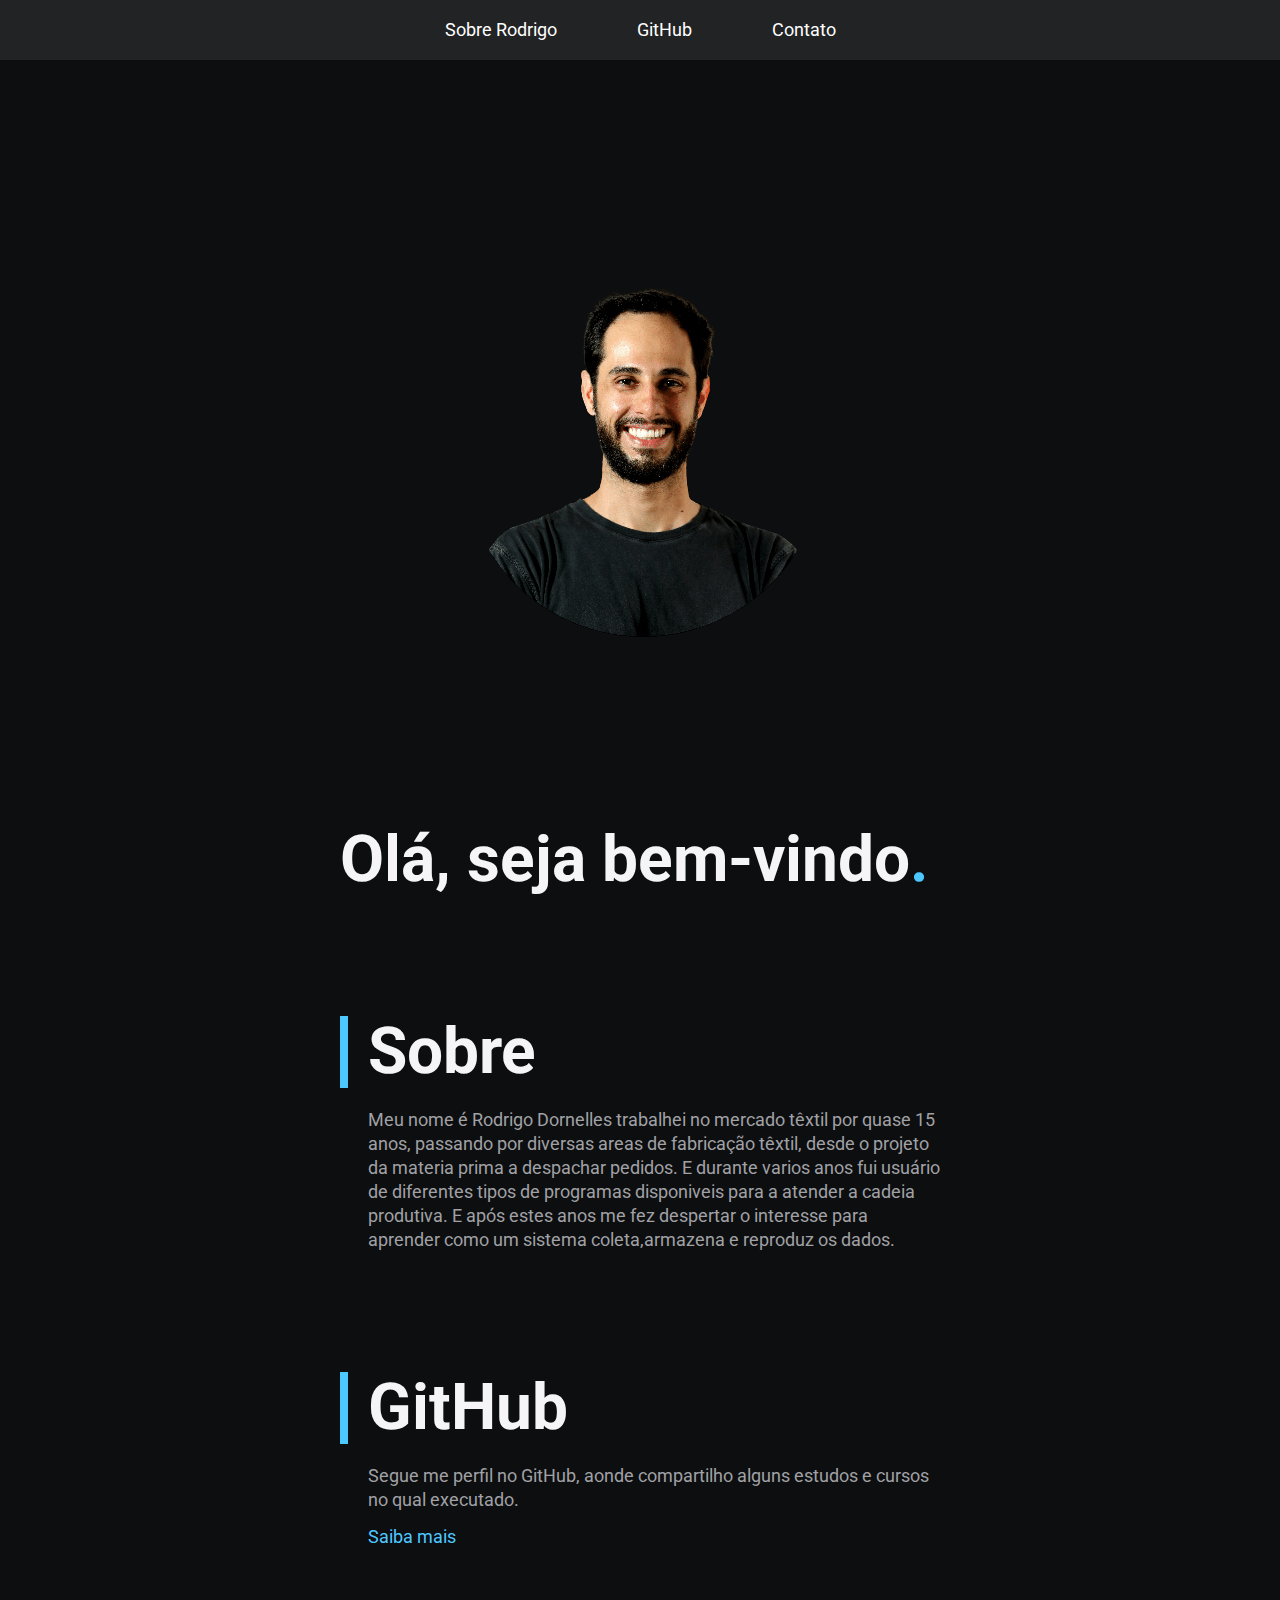
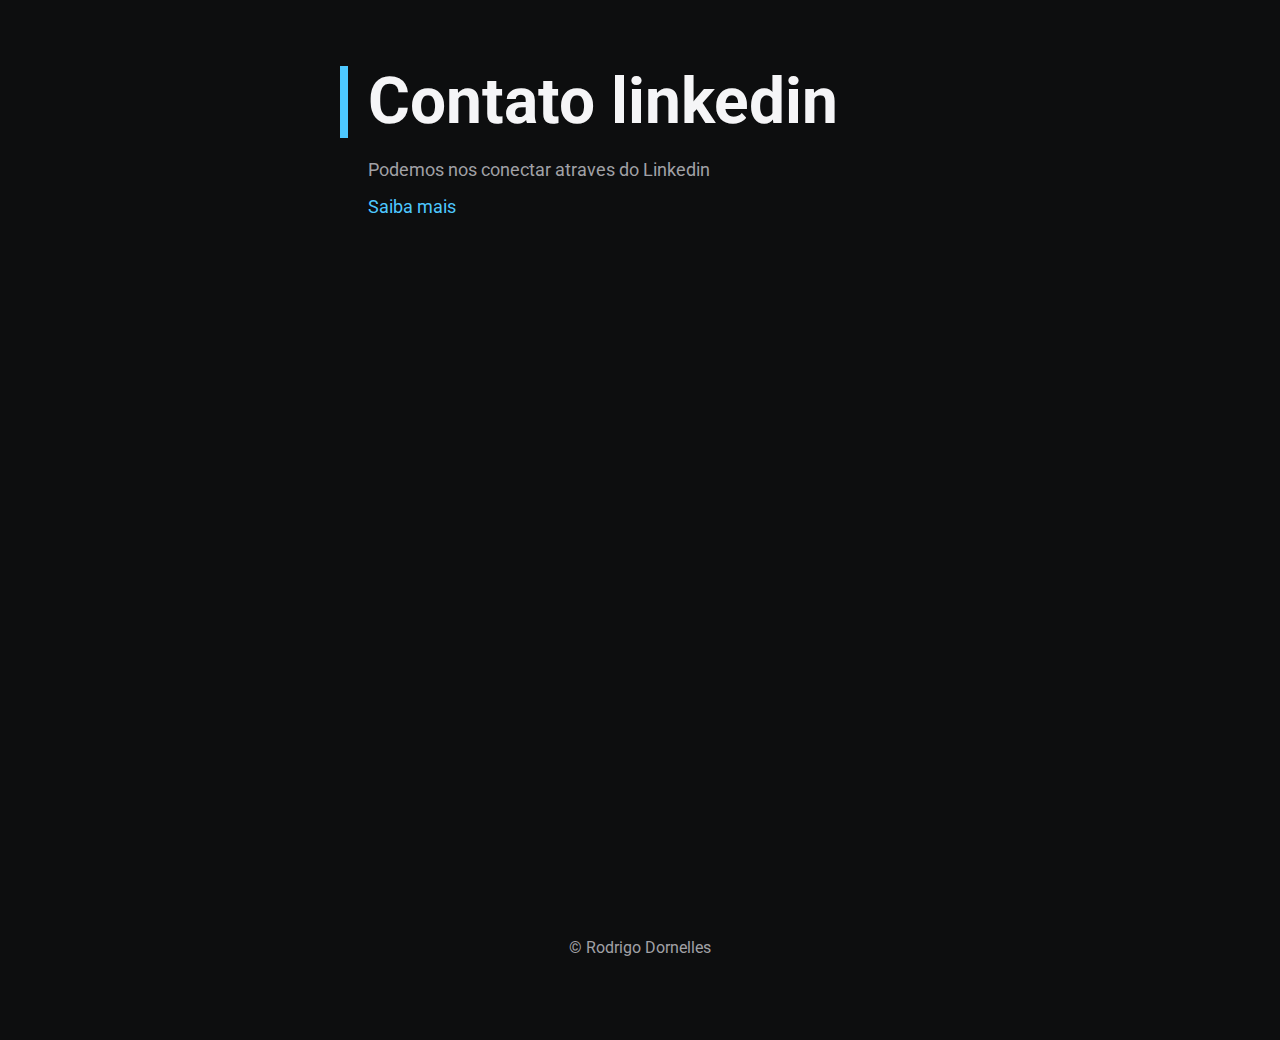
<file: index.html>
<!DOCTYPE html>
<html lang="pt-br">

<head>
    <meta charset="UTF-8" />
    <meta http-equiv="X-UA-Compatible" content="IE=edge" />
    <meta name="viewport" content="width=device-width, initial-scale=1.0" />
    <title>Rodrigo Dornelles</title>
    <link rel="preconnect" href="https://fonts.gstatic.com" />
    <link href="https://fonts.googleapis.com/css2?family=Roboto:wght@400;700&display=swap" rel="stylesheet" />
    <link rel="stylesheet" href="style.css" />
</head>

<body>
    <header>
        <nav class="menu">
            <ul>
                <li><a href="#sobre">Sobre Rodrigo</a></li>
                <li><a href="#GitHub">GitHub</a></li>
                <li><a href="#contato Linkedin">Contato</a></li>
            </ul>
        </nav>
    </header>
    <div class="content">
        <img src="imagens/FotoRodrigo-1-removebg-preview.png" alt="Foto Rodrigo" />
        <h1 class="title">Olá, seja bem-vindo<span>.</span></h1>
        <section id="sobre">
            <h1 class="title">Sobre</h1>
            <p>
                Meu nome é Rodrigo Dornelles trabalhei no mercado têxtil por quase 15 anos, passando por diversas areas
                de fabricação têxtil, desde o projeto da materia prima a despachar pedidos.
                E durante varios anos fui usuário de diferentes tipos de programas disponiveis para a atender a cadeia
                produtiva. E após estes anos me fez despertar o interesse para aprender como um sistema coleta,armazena
                e reproduz os dados.
            </p>    
        </section>
        <section id="GitHub">
            <h1 class="title">GitHub</h1>
            <p>
                Segue me perfil no GitHub, aonde compartilho alguns estudos e cursos no qual executado.
            </p>
            <a href="https://github.com/RodDornelles" class="link" target="_blank" rel="noopener noreferrer">Saiba
                mais</a>
        </section>
        <section id="contato">
            <h1 class="title">Contato linkedin</h1>
            <p>
                Podemos nos conectar atraves do Linkedin
            </p>
            <a href="https://www.linkedin.com/in/rodrigo-dornelles-131049134/" class="link" target="_blank" rel="noopener noreferrer">Saiba
                mais</a>
        </section>
        <small>&copy; Rodrigo Dornelles</small>
    </div>
    <script src="app.js"></script>
</body>

</html>
</file>
<file: style.css>
* {
    margin: 0;
    padding: 0;
    box-sizing: border-box;
  }
  
   html {
    scroll-behavior: smooth;
    scroll-padding-top: 90px;
  } 
  
  body {
    background: #0d0e0f;
    line-height: 1;
    font-family: "Roboto", sans-serif;
    display: grid;
    place-items: center;
  }
  
  header {
    position: fixed;
    top: 0;
    width: 100%;
    background: #222324;
    display: flex;
    justify-content: center;
  }
  
  section {
    margin-top: 7.5rem;
  }
  
  img {
    display: block;
    max-width: 100%;
    margin: 11.25rem auto 0 auto;
  }
  
  p {
    font-size: 1.125rem;
    line-height: 1.33333333333;
    color: #a1a1a6;
    margin-top: 1.25rem;
    max-width: 600px;
    padding-left: 1.75rem;
  }
  
  .menu ul {
    display: flex;
    list-style: none;
  }
  
  .menu li + li {
    margin-left: 5rem;
  }
  
  .menu a {
    display: inline-block;
    font-size: 1.125rem;
    line-height: 1.33333333333;
    color: #fff;
    text-decoration: none;
    padding: 1.125rem 0;
  }
  
  .menu a:hover {
    color: #4dc8ff;
  }
  
  .content {
    padding-right: 1rem;
    padding-left: 1rem;
  }
  
  .title {
    font-size: 4rem;
    line-height: 1.125;
    color: #f5f5f7;
  }
  
  .title span {
    color: #4dc8ff;
  }
  
  .title:first-child {
    padding-left: 1.25rem;
    border-left: 0.5rem solid #4dc8ff;
  }
  
  .link {
    font-size: 1.125rem;
    display: inline-block;
    text-decoration: none;
    color: #4dc8ff;
    margin-top: 1rem;
    margin-left: 1.75rem;
  }
  
  .link:hover {
    text-decoration: underline;
  }
  
  small {
    display: block;
    font-size: 1rem;
    line-height: 1.5;
    text-align: center;
    color: #a1a1a6;
    margin-top: 80vh;
    margin-bottom: 5rem;
  }
  
  @media (max-width: 1080px) {
    html {
      font-size: 93.75%;
    }
  }
  
  @media (max-width: 720px) {
    html {
      font-size: 87.5%;
    }
  }
  
  @media (max-width: 450px) {
    .menu li + li {
      margin-left: 2rem;
    }
  }
</file>
